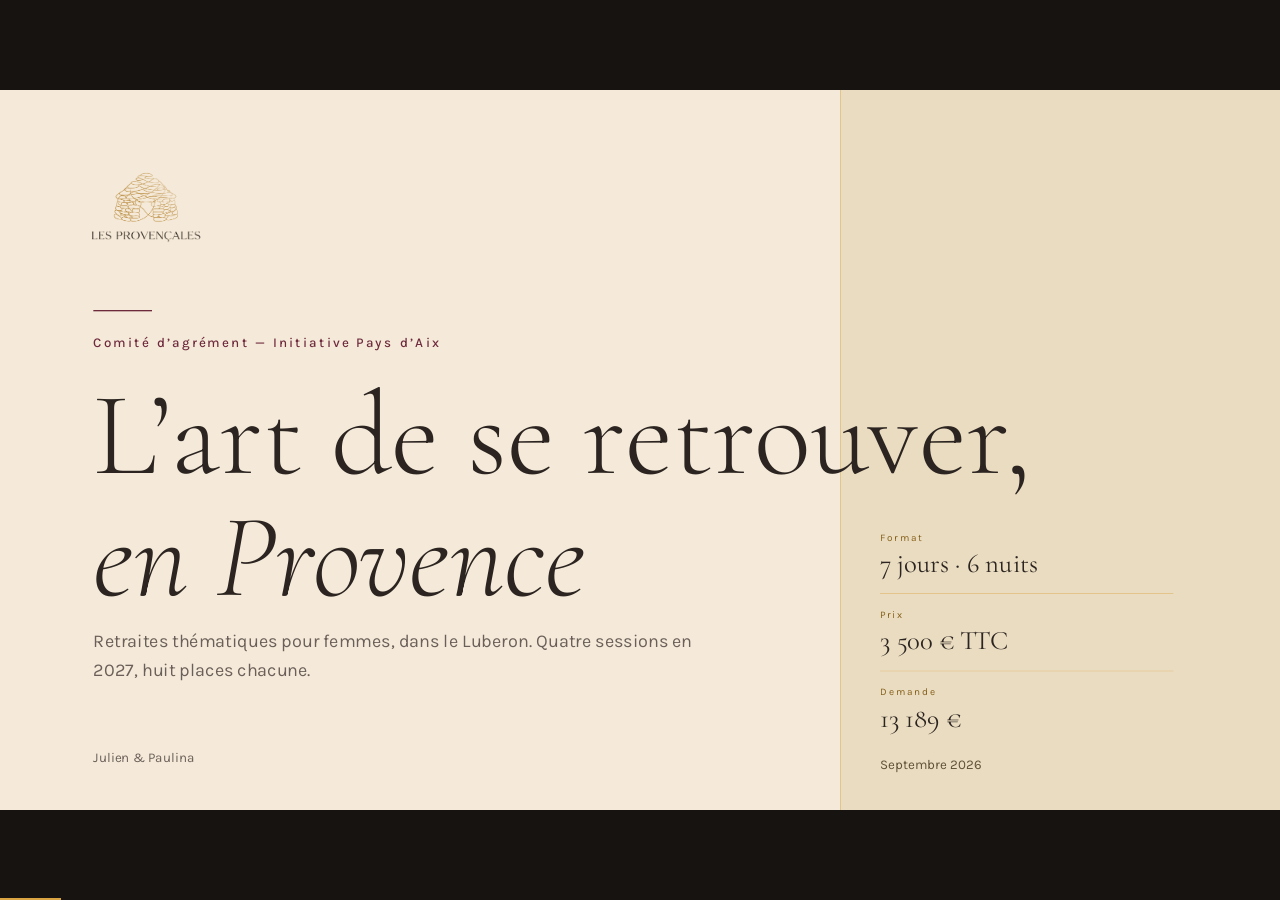
<file: index.html>
<!DOCTYPE html>
<html lang="fr">
<head>
<meta charset="UTF-8">
<meta name="viewport" content="width=device-width, initial-scale=1.0">
<title>Les Provençales — Comité d’agrément</title>
<style>
/* Polices intégrées au fichier : le deck ne dépend d’aucun réseau. */
@font-face {
  font-family: 'Cormorant Garamond';
  font-style: italic;
  font-weight: 300;
  font-display: swap;
  src: url([data-uri]) format('woff2');
}
@font-face {
  font-family: 'Cormorant Garamond';
  font-style: normal;
  font-weight: 300;
  font-display: swap;
  src: url([data-uri]) format('woff2');
}
@font-face {
  font-family: 'Cormorant Garamond';
  font-style: normal;
  font-weight: 400;
  font-display: swap;
  src: url([data-uri]) format('woff2');
}
@font-face {
  font-family: 'Karla';
  font-style: normal;
  font-weight: 400;
  font-display: swap;
  src: url([data-uri]) format('woff2');
}
@font-face {
  font-family: 'Karla';
  font-style: normal;
  font-weight: 500;
  font-display: swap;
  src: url([data-uri]) format('woff2');
}
@font-face {
  font-family: 'Karla';
  font-style: normal;
  font-weight: 600;
  font-display: swap;
  src: url([data-uri]) format('woff2');
}
</style>
<style>
/* ===========================================================
   LES PROVENÇALES — DECK COMITÉ D’AGRÉMENT
   Charte : ivoire, encre, or, grenat. Cormorant Garamond + Karla.
   Aplats plats, filets fins, texte aligné à gauche, aucun dégradé.
   Pour changer les couleurs : les variables ci-dessous suffisent.
   =========================================================== */
:root{
  /* --- Couleurs de marque --- */
  --ivoire:#F5EAD9; --encre:#2B2420; --or:#D9A441; --grenat:#6E2A3D;
  /* --- Couleurs dérivées (les quatre ci-dessus, éclaircies ou foncées) --- */
  --or-fonce:#845F1A; --encre-douce:#6B6059; --sable:#EADCC0;
  --sable-doux:#EFE3CC; --papier:#FBF5EA; --encre-sable:#5F5138;

  --stage-bg:#171310; --slide-bg:#F5EAD9;

  /* --- Typographies (licence SIL Open Font) --- */
  --serif:'Cormorant Garamond',Georgia,serif;
  --sans:'Karla',Helvetica,Arial,sans-serif;

  /* --- Mesures, à l’échelle de la scène 1920×1080 --- */
  --marge:140px;              /* marge latérale de toutes les slides */
  --colonne-large:1640px;     /* largeur utile sans aplat latéral */
  --colonne-courte:1120px;    /* largeur utile avec aplat latéral */

  --ease:cubic-bezier(.16,1,.3,1);
}
*{margin:0;padding:0;box-sizing:border-box}

/* ===========================================================
   SCÈNE FIXE 16:9 — viewport-base.css, intégralement
   =========================================================== */
html,body{width:100%;height:100%;margin:0;overflow:hidden;background:var(--stage-bg,#000)}
.deck-viewport{position:fixed;inset:0;overflow:hidden;background:var(--stage-bg,#000)}
.deck-stage{position:absolute;left:0;top:0;width:1920px;height:1080px;overflow:hidden;transform-origin:0 0;background:var(--slide-bg,#fff)}
.slide{position:absolute;inset:0;width:1920px;height:1080px;overflow:hidden;display:block;visibility:hidden;opacity:0;pointer-events:none;background:var(--slide-bg,#fff)}
.slide.active,.slide.visible{visibility:visible;opacity:1;pointer-events:auto;z-index:1}
img,video,canvas,svg{max-width:100%;max-height:100%}
.deck-controls{position:fixed;left:50%;bottom:22px;transform:translateX(-50%);z-index:1000}
@media print{
  html,body{width:1920px;height:auto;overflow:visible;background:#fff}
  .deck-viewport{position:static;overflow:visible;background:#fff}
  .deck-stage{position:static;width:auto;height:auto;transform:none!important;background:none}
  .slide{position:relative;display:block!important;visibility:visible!important;opacity:1!important;
    pointer-events:auto!important;width:1920px;height:1080px;break-after:page;page-break-after:always}
  .slide:last-child{break-after:auto;page-break-after:auto}
  .deck-controls{display:none!important}
}
@media (prefers-reduced-motion:reduce){*,*::before,*::after{animation-duration:.01ms!important;transition-duration:.2s!important}}

/* ===========================================================
   ANIMATIONS — sobres : fondu montant et filets qui se tracent
   Déclenchées par la classe .visible posée sur la slide active.
   =========================================================== */
.reveal{opacity:0;transform:translateY(26px);transition:opacity .8s var(--ease),transform .8s var(--ease)}
.slide.visible .reveal{opacity:1;transform:none}
/* Les titres se dévoilent par le bas, sans bouger le texte : le bloc s’ouvre. */
.encrer{clip-path:inset(0 0 100% 0);transform:translateY(14px);
  transition:clip-path .95s var(--ease),transform .95s var(--ease)}
.slide.visible .encrer{clip-path:inset(0 0 0 0);transform:none}
.filet{transform:scaleX(0);transform-origin:left center;transition:transform 1s var(--ease)}
.slide.visible .filet{transform:scaleX(1)}
.filet-v{transform:scaleY(0);transform-origin:top center;transition:transform 1s var(--ease)}
.slide.visible .filet-v{transform:scaleY(1)}
/* L’aplat se découvre depuis son bord droit, sans translation d’un bloc entier. */
.pan{clip-path:inset(0 0 0 100%);transition:clip-path 1.1s var(--ease)}
.slide.visible .pan{clip-path:inset(0 0 0 0)}
/* Les grands chiffres montent et s’ouvrent légèrement. */
.jumbo-in{opacity:0;transform:translateY(40px) scale(.94);
  transition:opacity 1.1s var(--ease),transform 1.1s var(--ease)}
.slide.visible .jumbo-in{opacity:1;transform:none}
.barre{transform:scaleX(0);transform-origin:left center;transition:transform .85s var(--ease)}
.slide.visible .barre{transform:scaleX(1)}
/* Une ligne de tableau ne se translate pas : le navigateur repeint toute la table.
   Seule l’opacité varie, c’est ce qui rend l’enchaînement fluide. */
.tableau tr.reveal,.slide.visible .tableau tr.reveal{transform:none}
.tableau tr.reveal{transition:opacity .8s var(--ease)}
.d1{transition-delay:.08s}.d2{transition-delay:.18s}.d3{transition-delay:.28s}.d4{transition-delay:.38s}
.d5{transition-delay:.48s}.d6{transition-delay:.58s}.d7{transition-delay:.68s}.d8{transition-delay:.78s}
.d9{transition-delay:.88s}.d10{transition-delay:.98s}.d11{transition-delay:1.08s}.d12{transition-delay:1.18s}

/* ===========================================================
   GABARITS DE SLIDE
   .s-ivoire : slides de contenu · .s-encre : slides de bascule
   =========================================================== */
.s-ivoire{background:var(--ivoire)}
.s-encre{background:var(--encre)}

/* --- En-tête : surtitre + filet --- */
.surtitre{position:absolute;left:var(--marge);top:88px;font-family:var(--sans);font-weight:500;
  font-size:19px;letter-spacing:.18em;color:var(--or-fonce)}
.filet-entete{position:absolute;left:var(--marge);top:132px;height:1px;
  width:var(--colonne-large);background:rgba(217,164,65,.55)}
.filet-entete.court{width:var(--colonne-courte)}

/* --- Titre de slide : grand format --- */
.titre{position:absolute;left:var(--marge);top:178px;width:var(--colonne-large);
  font-family:var(--serif);font-weight:300;font-size:96px;line-height:1.05;color:var(--encre)}
.titre.court{width:var(--colonne-courte)}
.titre em{font-style:italic;font-weight:300}
.titre .grenat{color:var(--grenat)}

/* --- Chapô sous le titre --- */
.chapo{position:absolute;left:var(--marge);width:1000px;font-family:var(--sans);font-weight:400;
  font-size:27px;line-height:1.6;color:var(--encre-douce)}

/* --- Pied de slide : filet, mention, numéro --- */
.filet-pied{position:absolute;left:var(--marge);top:962px;width:var(--colonne-large);height:1px;
  background:rgba(217,164,65,.45)}
.filet-pied.court{width:var(--colonne-courte)}
.mention{position:absolute;left:var(--marge);top:992px;font-family:var(--sans);font-weight:400;
  font-size:19px;color:var(--encre-douce);max-width:1300px}
.numero{position:absolute;right:var(--marge);top:992px;font-family:var(--sans);font-weight:400;
  font-size:19px;letter-spacing:.1em;color:var(--or-fonce)}

/* --- Aplat de sable latéral --- */
.aplat{position:absolute;right:0;top:0;width:520px;height:1080px;background:var(--sable)}
.bord-aplat{position:absolute;left:1400px;top:0;width:1px;height:1080px;background:rgba(217,164,65,.6)}

/* --- Colonne de repères (dans l’aplat ou sur l’ivoire) --- */
.colonne{position:absolute;left:1460px;width:340px;z-index:2}
.repere{padding:22px 0}
.repere+.repere{border-top:1px solid rgba(217,164,65,.55)}
.repere .cle{display:block;font-family:var(--sans);font-weight:400;font-size:15px;
  letter-spacing:.19em;color:var(--or-fonce);margin-bottom:8px}
.repere .valeur{font-family:var(--serif);font-weight:400;font-size:40px;line-height:1.12;color:var(--encre)}
.repere .note{display:block;font-family:var(--sans);font-weight:400;font-size:17px;
  line-height:1.45;color:var(--encre-sable);margin-top:8px}

/* ===========================================================
   COUVERTURE ET CLÔTURE
   =========================================================== */
.couv-aplat{position:absolute;right:0;top:0;width:660px;height:1080px;background:var(--sable)}
.couv-bord{position:absolute;left:1260px;top:0;width:1px;height:1080px;background:rgba(217,164,65,.6)}
.trait-grenat{position:absolute;left:var(--marge);top:330px;width:88px;height:2px;background:var(--grenat)}
.couv-surtitre{position:absolute;left:var(--marge);top:368px;font-family:var(--sans);font-weight:500;
  font-size:20px;letter-spacing:.17em;color:var(--grenat)}
.couv-titre{position:absolute;left:var(--marge);top:428px;width:1700px;font-family:var(--serif);
  font-weight:300;font-size:178px;line-height:1.02;color:var(--encre);z-index:3}
.couv-titre em{font-style:italic;font-weight:300}
.couv-chapo{position:absolute;left:var(--marge);top:806px;width:900px;font-family:var(--sans);
  font-weight:400;font-size:27px;line-height:1.6;color:var(--encre-douce)}
.couv-logo{position:absolute;left:109px;top:96px;height:160px;width:auto}
.couv-pied{position:absolute;left:var(--marge);top:990px;font-family:var(--sans);font-weight:400;
  font-size:20px;color:var(--encre-douce)}
.couv-colonne{position:absolute;left:1320px;top:640px;width:440px;z-index:2}
.couv-date{position:absolute;left:1320px;top:1000px;font-family:var(--sans);font-weight:400;
  font-size:20px;color:var(--encre-sable);z-index:2}

/* ===========================================================
   SLIDES DE BASCULE (fond encre)
   =========================================================== */
.s-encre .sect-num{position:absolute;left:var(--marge);top:300px;font-family:var(--serif);
  font-weight:300;font-size:48px;color:var(--or);letter-spacing:.06em}
.s-encre .sect-filet{position:absolute;left:var(--marge);top:392px;width:1640px;height:1px;
  background:rgba(217,164,65,.45)}
.s-encre .sect-titre{position:absolute;left:var(--marge);top:430px;width:1620px;font-family:var(--serif);
  font-weight:300;font-size:166px;line-height:1.02;color:var(--ivoire)}
.s-encre .sect-titre em{font-style:italic;font-weight:300;color:var(--or)}
.s-encre .sect-chapo{position:absolute;left:var(--marge);top:790px;width:1080px;font-family:var(--sans);
  font-weight:400;font-size:26px;line-height:1.62;color:rgba(245,234,217,.66)}
.s-encre .numero{color:rgba(217,164,65,.8)}
.s-encre .filet-pied{background:rgba(217,164,65,.3)}

/* ===========================================================
   BLOCS DE CONTENU RÉUTILISABLES
   =========================================================== */
/* Deux colonnes de texte */
.duo{position:absolute;left:var(--marge);top:430px;display:flex;gap:120px}
.duo .col{width:760px}
.duo.serre{gap:96px}
.duo.serre .col{width:520px}
.col-titre{font-family:var(--serif);font-weight:400;font-size:52px;color:var(--encre);line-height:1.1}
.col-role{font-family:var(--sans);font-weight:500;font-size:18px;letter-spacing:.16em;
  color:var(--or-fonce);margin-top:14px;display:block}
.col-filet{width:100%;height:1px;background:rgba(217,164,65,.55);margin:26px 0 24px}
.liste{list-style:none}
.liste li{position:relative;padding-left:32px;font-family:var(--sans);font-weight:400;font-size:24px;
  line-height:1.58;color:var(--encre-douce);margin-bottom:20px}
.liste li::before{content:"";position:absolute;left:0;top:16px;width:16px;height:1px;background:var(--or)}
.liste li strong{font-weight:600;color:var(--encre)}
.col-apport{font-family:var(--sans);font-weight:500;font-size:20px;line-height:1.5;color:var(--grenat);
  padding-top:20px;border-top:1px solid rgba(217,164,65,.55)}

/* Trois volets */
.trio{position:absolute;left:var(--marge);top:440px;display:flex;gap:80px}
.trio .volet{width:493px}
.volet .cle{display:block;font-family:var(--sans);font-weight:500;font-size:17px;letter-spacing:.18em;
  color:var(--or-fonce);padding-top:22px;border-top:1px solid var(--or);margin-bottom:22px}
.volet p{font-family:var(--sans);font-weight:400;font-size:24px;line-height:1.6;color:var(--encre-douce)}
.volet .accroche{font-family:var(--serif);font-weight:400;font-size:44px;line-height:1.18;
  color:var(--encre);margin-bottom:18px}

/* Quatre chiffres */
.quatuor{position:absolute;left:var(--marge);top:460px;display:flex;gap:60px}
.quatuor .chiffre{width:365px;border-top:1px solid var(--or);padding-top:26px}
.chiffre .valeur{display:block;font-family:var(--serif);font-weight:400;font-size:104px;line-height:1;
  color:var(--grenat)}
.chiffre p{font-family:var(--sans);font-weight:400;font-size:22px;line-height:1.5;color:var(--encre-douce);
  margin-top:22px}

/* Citation */
.citation{position:absolute;left:var(--marge);top:300px;width:1400px;font-family:var(--serif);
  font-weight:300;font-style:italic;font-size:76px;line-height:1.28;color:var(--encre)}
.signature{position:absolute;left:var(--marge);top:820px;font-family:var(--sans);font-weight:500;
  font-size:21px;letter-spacing:.14em;color:var(--or-fonce)}

/* Tableau de chiffres */
.tableau{position:absolute;left:var(--marge);top:420px;width:1160px;border-collapse:collapse}
.tableau th,.tableau td{text-align:left;padding:20px 0;border-bottom:1px solid rgba(217,164,65,.45)}
.tableau th{font-family:var(--sans);font-weight:500;font-size:17px;letter-spacing:.17em;
  color:var(--or-fonce);border-bottom:1px solid var(--or)}
.tableau td:first-child{font-family:var(--sans);font-weight:400;font-size:24px;color:var(--encre-douce);width:460px}
.tableau td.n{font-family:var(--serif);font-weight:400;font-size:38px;color:var(--encre);
  font-variant-numeric:lining-nums tabular-nums;font-feature-settings:"lnum","tnum";
  text-align:right;width:350px}
.tableau th.n{text-align:right}
.tableau tr.total td{border-bottom:none;padding-top:26px}
.tableau tr.total td:first-child{font-weight:600;color:var(--encre)}
.tableau tr.total td.n{color:var(--grenat);font-size:46px}

/* Graphique en barres — positionnement prix */
.graphe{position:absolute;left:var(--marge);top:352px;width:1640px}
.ligne-graphe{display:flex;align-items:center;height:62px}
.ligne-graphe .nom{width:380px;flex:0 0 380px}
.ligne-graphe .nom b{display:block;font-family:var(--sans);font-weight:400;font-size:23px;color:var(--encre)}
.ligne-graphe .nom span{display:block;font-family:var(--sans);font-weight:400;font-size:16px;
  color:var(--encre-sable);margin-top:3px}
.ligne-graphe .piste{position:relative;flex:1;height:100%;display:flex;align-items:center}
.ligne-graphe .barre-fill{height:26px;background:var(--or-fonce);border-radius:0 4px 4px 0}
.ligne-graphe .val{font-family:var(--serif);font-weight:400;font-size:30px;color:var(--encre);
  margin-left:20px;white-space:nowrap}
.ligne-graphe.nous .nom b{font-weight:600}
.ligne-graphe.nous .barre-fill{background:var(--grenat)}
.ligne-graphe.nous .val{color:var(--grenat)}

/* Frise du calendrier */
.frise{position:absolute;left:var(--marge);top:520px;width:1640px}
.frise-axe{position:absolute;left:0;top:0;width:1640px;height:1px;background:var(--or)}
.frise-etapes{display:flex;justify-content:space-between;align-items:flex-start}
.etape{width:250px;position:relative;padding-top:44px}
.etape::before{content:"";position:absolute;left:0;top:-5px;width:11px;height:11px;border-radius:50%;
  background:var(--or-fonce)}
.etape.cle::before{background:var(--grenat);width:15px;height:15px;top:-7px}
.etape .quand{display:block;font-family:var(--sans);font-weight:500;font-size:18px;letter-spacing:.13em;
  color:var(--or-fonce);margin-bottom:12px}
.etape p{font-family:var(--sans);font-weight:400;font-size:21px;line-height:1.5;color:var(--encre-douce)}
.etape.cle p{color:var(--encre);font-weight:500}

/* Liste d’avancement */
.avancement{position:absolute;left:var(--marge);top:400px;width:1160px;list-style:none}
.avancement li{position:relative;padding:20px 0 20px 46px;border-bottom:1px solid rgba(217,164,65,.4);
  font-family:var(--sans);font-weight:400;font-size:24px;line-height:1.45;color:var(--encre-douce)}
.avancement li::before{content:"";position:absolute;left:0;top:31px;width:22px;height:1px;background:var(--or)}
.avancement li strong{font-weight:600;color:var(--encre)}

/* Risques et réponses */
.risques{position:absolute;left:var(--marge);top:400px;width:1640px}
.risque{display:flex;gap:80px;padding:30px 0;border-top:1px solid rgba(217,164,65,.5)}
.risque .quoi{width:560px;flex:0 0 560px;font-family:var(--serif);font-weight:400;font-size:40px;
  line-height:1.2;color:var(--encre)}
.risque .reponse{font-family:var(--sans);font-weight:400;font-size:23px;line-height:1.58;color:var(--encre-douce)}
.risque .reponse b{font-weight:600;color:var(--grenat)}

/* Chiffre héros */
.heros{position:absolute;left:var(--marge);top:330px}
.heros .valeur{font-family:var(--serif);font-weight:300;font-size:190px;line-height:1;color:var(--grenat)}
.heros .quoi{font-family:var(--sans);font-weight:400;font-size:26px;line-height:1.55;color:var(--encre-douce);
  margin-top:24px;max-width:700px}

/* ===========================================================
   CHROME HORS SCÈNE : barre de progression et édition en ligne
   =========================================================== */
.progression{position:fixed;left:0;bottom:0;height:2px;background:var(--or);z-index:1000;
  transition:width .4s var(--ease)}
.edit-hotzone{position:fixed;top:0;left:0;width:80px;height:80px;z-index:10000;cursor:pointer}
.edit-toggle{position:fixed;top:18px;left:18px;z-index:10001;opacity:0;pointer-events:none;
  transition:opacity .3s ease;background:var(--papier);color:var(--encre);border:1px solid var(--or);
  border-radius:2px;padding:9px 14px;font-family:var(--sans);font-size:15px;cursor:pointer}
.edit-toggle.show,.edit-toggle.active{opacity:1;pointer-events:auto}
.edit-toggle.active{background:var(--grenat);color:var(--ivoire);border-color:var(--grenat)}
body.mode-edition [contenteditable="true"]{outline:1px dashed rgba(110,42,61,.55);outline-offset:5px}
.edit-aide{position:fixed;bottom:18px;left:18px;z-index:10001;display:none;font-family:var(--sans);
  font-size:14px;color:var(--ivoire);background:rgba(43,36,32,.9);padding:8px 12px;border-radius:2px}
body.mode-edition .edit-aide{display:block}
</style>
</head>
<body>
<div class="deck-viewport">
  <main class="deck-stage" id="deckStage">

  <!-- ========== 01 · COUVERTURE ========== -->
  <section class="slide s-ivoire active visible">
    <div class="couv-aplat pan"></div>
    <div class="couv-bord"></div>
    <div class="trait-grenat filet d1"></div>
    <p class="couv-surtitre reveal d2">Comité d’agrément — Initiative Pays d’Aix</p>
    <h1 class="couv-titre encrer d3">L’art de se retrouver,<br><em>en Provence</em></h1>
    <p class="couv-chapo reveal d4">Retraites thématiques pour femmes, dans le Luberon.
      Quatre sessions en 2027, huit places chacune.</p>
    <img class="couv-logo reveal d5" src="[data-uri]" alt="Les Provençales">
    <p class="couv-pied reveal d6">Julien &amp; Paulina</p>
    <div class="couv-colonne">
      <div class="repere reveal d4"><span class="cle">Format</span><span class="valeur">7 jours · 6 nuits</span></div>
      <div class="repere reveal d5"><span class="cle">Prix</span><span class="valeur">3 500 € TTC</span></div>
      <div class="repere reveal d6"><span class="cle">Demande</span><span class="valeur">13 189 €</span></div>
    </div>
    <p class="couv-date reveal d6">Septembre 2026</p>
  </section>

  <!-- ========== 02 · LE PROJET EN UNE PHRASE ========== -->
  <section class="slide s-ivoire">
    <div class="aplat pan"></div>
    <div class="bord-aplat"></div>
    <p class="surtitre reveal d1">Le projet</p>
    <div class="filet-entete court filet d1"></div>
    <h2 class="titre court encrer d2" style="font-size:96px">Des séjours thématiques<br><em>pour huit participantes</em></h2>
    <p class="chapo reveal d3" style="top:600px;width:1080px">La cuisine, le vin et la naturopathie
      constituent la première thématique. Le format se reproduit sur d’autres passions sans modifier
      la structure de coûts.</p>
    <div class="colonne" style="top:300px">
      <div class="repere reveal d4"><span class="cle">En 2027</span><span class="valeur">4 sessions</span></div>
      <div class="repere reveal d5"><span class="cle">Chiffre d’affaires</span><span class="valeur">112 000 € TTC</span></div>
      <div class="repere reveal d6"><span class="cle">Marchés</span><span class="valeur">Anglo-saxon<br>et polonais</span></div>
    </div>
    <div class="filet-pied court filet d4"></div>
    <p class="mention reveal d5">Mas Heyrauds, à Ménerbes, dans le Luberon. Société à immatriculer à l’automne 2026.</p>
    <p class="numero reveal d5">02 / 21</p>
  </section>

  <!-- ========== 03 · BASCULE — L’ÉQUIPE ========== -->
  <section class="slide s-encre">
    <p class="sect-num reveal d1">01</p>
    <div class="sect-filet filet d1"></div>
    <h2 class="sect-titre encrer d2">Ceux qui portent<br><em>le projet</em></h2>
    <p class="sect-chapo reveal d3">Deux parcours qui se complètent : l’opérationnel et le terrain d’un côté,
      le commerce et la gestion de l’autre.</p>
    <div class="filet-pied filet d3"></div>
    <p class="numero reveal d4">03 / 21</p>
  </section>

  <!-- ========== 04 · JULIEN & PAULINA ========== -->
  <section class="slide s-ivoire">
    <p class="surtitre reveal d1">L’équipe</p>
    <div class="filet-entete filet d1"></div>
    <h2 class="titre encrer d2" style="font-size:88px">Deux parcours complémentaires</h2>
    <div class="duo" style="top:400px">
      <div class="col">
        <p class="col-titre reveal d3">Julien</p>
        <span class="col-role reveal d3">Commerce · Web · Gestion</span>
        <div class="col-filet filet d3"></div>
        <ul class="liste">
          <li class="reveal d4">Responsable d’opérations chez <strong>Bureau Veritas</strong>, sujets ESG et
            énergie, six à huit personnes encadrées.</li>
          <li class="reveal d5">Master Grande École, Montpellier Business School. Formé à la gestion par son
            père, chef d’entreprise.</li>
          <li class="reveal d6">Vend déjà des <strong>coffrets provençaux</strong> à des agences de retraites
            bien-être.</li>
        </ul>
      </div>
      <div class="col">
        <p class="col-titre reveal d3">Paulina</p>
        <span class="col-role reveal d3">Opérations · Terrain · Marchés</span>
        <div class="col-filet filet d4"></div>
        <ul class="liste">
          <li class="reveal d5">Master Operations &amp; Supply Chain, University of Manchester. Trois ans chez
            <strong>Kraft Heinz</strong> à Londres.</li>
          <li class="reveal d6">Area Manager chez <strong>Amazon</strong> en Pologne, jusqu’à 120 personnes
            encadrées.</li>
          <li class="reveal d7">Coordonne <strong>depuis un an</strong> des retraites en Provence pour des
            structures concurrentes.</li>
        </ul>
      </div>
    </div>
    <div class="filet-pied filet d6"></div>
    <p class="mention reveal d7">Paulina porte le projet et reste l’interlocutrice des participantes.</p>
    <p class="numero reveal d7">04 / 21</p>
  </section>

  <!-- ========== 05 · POURQUOI CE PROJET ========== -->
  <section class="slide s-ivoire">
    <p class="surtitre reveal d1">Origine du projet</p>
    <div class="filet-entete filet d1"></div>
    <blockquote class="citation encrer d2" style="top:296px">« Nous nous sommes rencontrés en Angleterre.
      Paulina est tombée amoureuse de la Provence et s’y est installée. Nous voulons la faire découvrir,
      et donner à des femmes l’envie de voyager seules, en confiance. »</blockquote>
    <p class="signature reveal d4" style="top:858px">Julien &amp; Paulina</p>
    <div class="filet-pied filet d4"></div>
    <p class="mention reveal d5">Paulina coordonne des retraites en Provence depuis un an, pour des structures concurrentes.</p>
    <p class="numero reveal d5">05 / 21</p>
  </section>

  <!-- ========== 06 · LE CONCEPT ========== -->
  <section class="slide s-ivoire">
    <p class="surtitre reveal d1">Le concept</p>
    <div class="filet-entete filet d1"></div>
    <h2 class="titre encrer d2" style="font-size:88px">Sept jours, six nuits, huit participantes</h2>
    <div class="trio" style="top:496px">
      <div class="volet reveal d3"><span class="cle">Le lieu</span>
        <p>Mas Heyrauds, à Ménerbes. Retenu parmi des dizaines de mas équivalents à budget comparable.
          Le lieu sert l’image, il ne porte pas la différenciation.</p></div>
      <div class="volet reveal d4"><span class="cle">Le fil rouge</span>
        <p>Le chef cuisine avec les participantes, à partir des produits achetés le matin même au marché.</p></div>
      <div class="volet reveal d5"><span class="cle">Ce qui reste après</span>
        <p>Les principes de naturopathie sont pensés pour être prolongés une fois rentrées chez elles.</p></div>
    </div>
    <div class="filet-pied filet d5"></div>
    <p class="mention reveal d6">Paulina coordonne la semaine en personne et conduit le van de neuf places.</p>
    <p class="numero reveal d6">06 / 21</p>
  </section>

  <!-- ========== 07 · CE QUI NOUS DIFFÉRENCIE ========== -->
  <section class="slide s-ivoire">
    <div class="aplat pan"></div>
    <div class="bord-aplat"></div>
    <p class="surtitre reveal d1">Le concept</p>
    <div class="filet-entete court filet d1"></div>
    <h2 class="titre court encrer d2" style="font-size:80px">Un positionnement<br><em>que la concurrence n’occupe pas</em></h2>
    <ul class="liste" style="position:absolute;left:140px;top:512px;width:1080px">
      <li class="reveal d3" style="font-size:26px">Aucun des <strong>huit concurrents étudiés</strong> ne
        construit une semaine entière autour de la cuisine comme fil conducteur.</li>
      <li class="reveal d4" style="font-size:26px">Aucun ne s’adresse au <strong>marché polonais</strong>
        ni ne produit de contenu dans cette langue.</li>
      <li class="reveal d5" style="font-size:26px">Le format se reproduit sur d’autres thématiques
        <strong>sans modifier la structure de coûts</strong>.</li>
    </ul>
    <div class="colonne" style="top:470px">
      <div class="repere reveal d4"><span class="cle">Le vrai concept</span>
        <span class="valeur" style="font-size:34px">Fédérer un groupe de femmes autour d’une passion</span>
        <span class="note">Le repos et le spa sont des standards du secteur. Ils ne constituent pas un avantage.</span></div>
    </div>
    <div class="filet-pied court filet d5"></div>
    <p class="numero reveal d6">07 / 21</p>
  </section>

  <!-- ========== 08 · BASCULE — LE MARCHÉ ========== -->
  <section class="slide s-encre">
    <p class="sect-num reveal d1">02</p>
    <div class="sect-filet filet d1"></div>
    <h2 class="sect-titre encrer d2">Le marché et<br><em>la concurrence</em></h2>
    <p class="sect-chapo reveal d3">Un marché anglo-saxon mature où la demande est prouvée, un marché polonais
      émergent où personne n’est encore positionné sur la Provence.</p>
    <div class="filet-pied filet d3"></div>
    <p class="numero reveal d4">08 / 21</p>
  </section>

  <!-- ========== 09 · DEUX MARCHÉS ========== -->
  <section class="slide s-ivoire">
    <p class="surtitre reveal d1">Le marché</p>
    <div class="filet-entete filet d1"></div>
    <h2 class="titre encrer d2" style="font-size:88px">Deux marchés, deux dynamiques</h2>
    <div class="duo" style="top:400px">
      <div class="col">
        <p class="col-titre reveal d3">Anglo-saxon</p>
        <span class="col-role reveal d3">Mature · Demande prouvée</span>
        <div class="col-filet filet d3"></div>
        <ul class="liste">
          <li class="reveal d4">L’offre existante reste concentrée sur un registre <strong>yoga et spa
            générique</strong>.</li>
          <li class="reveal d5">La demande est établie ; <strong>l’offre ne l’est pas</strong> sur le
            créneau thématique.</li>
          <li class="reveal d6">Ciblage de communautés de passionnés : cuisine, vin, naturopathie.</li>
        </ul>
      </div>
      <div class="col">
        <p class="col-titre reveal d3">Polonais</p>
        <span class="col-role reveal d3">Émergent · Aucune offre Provence</span>
        <div class="col-filet filet d4"></div>
        <ul class="liste">
          <li class="reveal d5">Diaspora au Royaume-Uni, en France et en Allemagne, au pouvoir d’achat plus
            élevé.</li>
          <li class="reveal d6">Polonaises urbaines, sur un marché dont le pouvoir d’achat progresse.</li>
          <li class="reveal d7">Contenu <strong>100 % en polonais</strong> : un positionnement sans équivalent
            en Provence.</li>
        </ul>
      </div>
    </div>
    <div class="filet-pied filet d6"></div>
    <p class="numero reveal d7">09 / 21</p>
  </section>

  <!-- ========== 10 · LES SIGNAUX ========== -->
  <section class="slide s-ivoire">
    <p class="surtitre reveal d1">Le marché</p>
    <div class="filet-entete filet d1"></div>
    <h2 class="titre encrer d2" style="font-size:88px">Quatre indicateurs de marché</h2>
    <div class="quatuor" style="top:516px">
      <div class="chiffre jumbo-in d3"><span class="valeur">64 %</span>
        <p>du marché mondial du tourisme bien-être est féminin.<br>Source : Global Wellness Institute</p></div>
      <div class="chiffre jumbo-in d4"><span class="valeur">+ 195 %</span>
        <p>de recherches « retraite poterie » en un an aux États-Unis. Indice du glissement vers les
          séjours thématiques.</p></div>
      <div class="chiffre jumbo-in d5"><span class="valeur">+ 20 %</span>
        <p>de croissance annuelle attendue pour le tourisme culinaire polonais.</p></div>
      <div class="chiffre jumbo-in d6"><span class="valeur">2027</span>
        <p>ouverture de la ligne aérienne directe Marseille — New York.</p></div>
    </div>
    <div class="filet-pied filet d6"></div>
    <p class="mention reveal d7">Les deux premiers indicateurs cadrent la demande, les deux suivants l’accès au marché.</p>
    <p class="numero reveal d7">10 / 21</p>
  </section>

  <!-- ========== 11 · LA CONCURRENCE ========== -->
  <section class="slide s-ivoire">
    <p class="surtitre reveal d1">La concurrence</p>
    <div class="filet-entete filet d1"></div>
    <h2 class="titre encrer d2" style="font-size:76px;top:174px">Un prix d’entrée sur le segment actif</h2>
    <p class="chapo reveal d2" style="top:284px;width:1300px;font-size:21px">Prix par nuit en chambre
      individuelle. Huit concurrents étudiés, classés du moins cher au plus cher.</p>
    <div class="graphe" style="top:352px">
      <div class="ligne-graphe reveal d3"><div class="nom"><b>Core Retreat</b><span>3 nuits · 950 €</span></div>
        <div class="piste"><div class="barre-fill barre d3" style="width:190px"></div><span class="val">317 €</span></div></div>
      <div class="ligne-graphe nous reveal d3"><div class="nom"><b>Les Provençales</b><span>6 nuits · 3 500 €</span></div>
        <div class="piste"><div class="barre-fill barre d4" style="width:350px"></div><span class="val">583 €</span></div></div>
      <div class="ligne-graphe reveal d4"><div class="nom"><b>Club Garrigue</b><span>6 nuits · 3 700 €</span></div>
        <div class="piste"><div class="barre-fill barre d5" style="width:370px"></div><span class="val">617 €</span></div></div>
      <div class="ligne-graphe reveal d5"><div class="nom"><b>Well in France</b><span>4 nuits · 2 850 €</span></div>
        <div class="piste"><div class="barre-fill barre d6" style="width:428px"></div><span class="val">713 €</span></div></div>
      <div class="ligne-graphe reveal d6"><div class="nom"><b>Best French Forever</b><span>5 nuits · 5 000 €</span></div>
        <div class="piste"><div class="barre-fill barre d7" style="width:600px"></div><span class="val">1 000 €</span></div></div>
      <div class="ligne-graphe reveal d7"><div class="nom"><b>The Provence Retreat</b><span>5 nuits · 5 750 €</span></div>
        <div class="piste"><div class="barre-fill barre d8" style="width:690px"></div><span class="val">1 150 €</span></div></div>
      <div class="ligne-graphe reveal d8"><div class="nom"><b>La Bastide de Laurence</b><span>4 nuits · 5 400 €</span></div>
        <div class="piste"><div class="barre-fill barre d9" style="width:810px"></div><span class="val">1 350 €</span></div></div>
      <div class="ligne-graphe reveal d9"><div class="nom"><b>Gallivant &amp; Gather</b><span>7 nuits · 9 750 €</span></div>
        <div class="piste"><div class="barre-fill barre d10" style="width:836px"></div><span class="val">1 393 €</span></div></div>
      <div class="ligne-graphe reveal d10"><div class="nom"><b>Madame de la Maison</b><span>5 nuits · 7 500 €</span></div>
        <div class="piste"><div class="barre-fill barre d11" style="width:900px"></div><span class="val">1 500 €</span></div></div>
    </div>
    <div class="filet-pied filet d10"></div>
    <p class="mention reveal d11">Positionné sous le seul concurrent au format comparable, à moins de la moitié du bloc premium.</p>
    <p class="numero reveal d11">11 / 21</p>
  </section>

  <!-- ========== 12 · LE MODÈLE ÉCONOMIQUE ========== -->
  <section class="slide s-ivoire">
    <p class="surtitre reveal d1">Les chiffres</p>
    <div class="filet-entete filet d1"></div>
    <h2 class="titre encrer d2" style="font-size:88px">Le modèle à remplissage complet</h2>
    <table class="tableau" style="top:400px">
      <tr><th>Hypothèse haute : 8 places vendues sur 8</th>
        <th class="n">1 session</th><th class="n">Année 1 · 4 sessions</th></tr>
      <tr class="reveal d3"><td>Chiffre d’affaires TTC</td><td class="n">28 000 €</td><td class="n">112 000 €</td></tr>
      <tr class="reveal d4"><td>Chiffre d’affaires HT</td><td class="n">23 333 €</td><td class="n">93 333 €</td></tr>
      <tr class="reveal d5"><td>Coûts HT</td><td class="n">17 110 €</td><td class="n">68 440 €</td></tr>
      <tr class="reveal d6"><td>Marge avant impôt</td><td class="n">6 223 €</td><td class="n">24 893 €</td></tr>
      <tr class="total reveal d7"><td>Marge nette après impôt</td><td class="n">5 290 €</td><td class="n">21 159 €</td></tr>
    </table>
    <div class="filet-pied filet d7"></div>
    <p class="mention reveal d8">Tarif identique sur les quatre sessions. TVA à 20 %, impôt sur les sociétés à 15 %. Marge nette : 22,7 % du chiffre d’affaires hors taxes.</p>
    <p class="numero reveal d8">12 / 21</p>
  </section>

  <!-- ========== 13 · LES POSTES DE COÛTS ========== -->
  <section class="slide s-ivoire">
    <div class="aplat pan"></div>
    <div class="bord-aplat"></div>
    <p class="surtitre reveal d1">Les chiffres</p>
    <div class="filet-entete court filet d1"></div>
    <h2 class="titre court encrer d2" style="font-size:88px">Structure de coûts d’une session</h2>
    <table class="tableau" style="top:400px;width:1120px">
      <tr class="reveal d3"><td>Le lieu</td><td class="n">8 000 €</td></tr>
      <tr class="reveal d4"><td>Restauration et chef</td><td class="n">5 180 €</td></tr>
      <tr class="reveal d5"><td>Ateliers cuisine et naturopathie</td><td class="n">1 333 €</td></tr>
      <tr class="reveal d6"><td>Frais bancaires et assurance</td><td class="n">1 136 €</td></tr>
      <tr class="reveal d7"><td>Transport en van</td><td class="n">617 €</td></tr>
      <tr class="total reveal d8"><td>Coûts totaux de la session</td><td class="n">17 110 €</td></tr>
    </table>
    <div class="colonne" style="top:400px">
      <div class="repere reveal d5"><span class="cle">Principaux postes</span>
        <span class="valeur">16 266 €</span>
        <span class="note">sur 17 110 € de coûts totaux. Le lieu représente 47 % des coûts et reste dû quel que soit le remplissage.</span></div>
      <div class="repere reveal d7"><span class="cle">Marge nette</span>
        <span class="valeur">5 290 €</span>
        <span class="note">par session, après impôt sur les sociétés.</span></div>
    </div>
    <div class="filet-pied court filet d8"></div>
    <p class="numero reveal d9">13 / 21</p>
  </section>

  <!-- ========== 14 · POINT MORT ET SENSIBILITÉ ========== -->
  <section class="slide s-ivoire">
    <div class="aplat pan"></div>
    <div class="bord-aplat"></div>
    <p class="surtitre reveal d1">Les chiffres</p>
    <div class="filet-entete court filet d1"></div>
    <h2 class="titre court encrer d2" style="font-size:88px">Le point mort est atteint<br><em>à six places sur huit</em></h2>
    <table class="tableau" style="top:396px;width:1120px">
      <tr><th style="width:380px">Places vendues par session</th>
        <th class="n" style="width:370px">Marge nette par session</th>
        <th class="n" style="width:370px">Marge nette de l’année</th></tr>
      <tr class="reveal d3"><td style="width:380px">8 sur 8</td>
        <td class="n" style="width:370px">5 290 €</td><td class="n" style="width:370px">21 159 €</td></tr>
      <tr class="reveal d4"><td style="width:380px">7 sur 8</td>
        <td class="n" style="width:370px">2 811 €</td><td class="n" style="width:370px">11 243 €</td></tr>
      <tr class="reveal d5"><td style="width:380px;color:var(--grenat);font-weight:600">6 sur 8</td>
        <td class="n" style="width:370px;color:var(--grenat)">332 €</td>
        <td class="n" style="width:370px;color:var(--grenat)">1 326 €</td></tr>
      <tr class="reveal d6"><td style="width:380px">5 sur 8</td>
        <td class="n" style="width:370px">− 2 527 €</td><td class="n" style="width:370px">− 10 107 €</td></tr>
    </table>
    <div class="colonne" style="top:396px">
      <div class="repere reveal d4"><span class="cle">Point mort</span>
        <span class="valeur">5,9 places</span>
        <span class="note">Il faut vendre six places sur huit pour couvrir les coûts d’une session.</span></div>
      <div class="repere reveal d6"><span class="cle">Hypothèses</span>
        <span class="valeur" style="font-size:34px">Tous les coûts tenus pour fixes</span>
        <span class="note">Une part de la restauration varie en réalité avec le nombre de participantes :
          le point mort réel est un peu plus bas.</span></div>
    </div>
    <div class="filet-pied court filet d6"></div>
    <p class="mention reveal d7">Recette hors taxes par participante : 2 917 €. Coûts d’une session : 17 110 €.</p>
    <p class="numero reveal d7">14 / 21</p>
  </section>

  <!-- ========== 14 · L’ÉTAT D’AVANCEMENT ========== -->
  <section class="slide s-ivoire">
    <div class="aplat pan"></div>
    <div class="bord-aplat"></div>
    <p class="surtitre reveal d1">Où en sommes-nous</p>
    <div class="filet-entete court filet d1"></div>
    <h2 class="titre court encrer d2" style="font-size:88px">Ce qui est déjà fait</h2>
    <ul class="avancement" style="top:376px;width:1120px">
      <li class="reveal d3"><strong>Le lieu</strong> est identifié, la négociation des quatre sessions 2027 est en cours.</li>
      <li class="reveal d4"><strong>La marque</strong> est sécurisée : nom, logo, noms de domaine.</li>
      <li class="reveal d5"><strong>Le programme</strong> est détaillé jour par jour.</li>
      <li class="reveal d6"><strong>Le prévisionnel</strong> est chiffré et vérifié.</li>
      <li class="reveal d7"><strong>Le site</strong> est en développement, les réseaux sociaux sont créés.</li>
      <li class="reveal d8"><strong>Le plan commercial</strong> est construit sur les deux marchés.</li>
    </ul>
    <div class="colonne" style="top:400px">
      <div class="repere reveal d6"><span class="cle">Déjà sur le terrain</span>
        <span class="valeur" style="font-size:34px">Un an de coordination de retraites</span>
        <span class="note">Paulina coordonne aujourd’hui des séjours pour des structures concurrentes.
          C’est une preuve d’exécution, pas une compétence déclarée.</span></div>
    </div>
    <div class="filet-pied court filet d8"></div>
    <p class="numero reveal d9">15 / 21</p>
  </section>

  <!-- ========== 15 · LE PLAN DE DÉPLOIEMENT ========== -->
  <section class="slide s-ivoire">
    <p class="surtitre reveal d1">Le calendrier</p>
    <div class="filet-entete filet d1"></div>
    <h2 class="titre encrer d2" style="font-size:88px">De l’immatriculation à la session pilote</h2>
    <div class="frise" style="top:548px">
      <div class="frise-axe filet d3"></div>
      <div class="frise-etapes">
        <div class="etape reveal d4"><span class="quand">Sept — Oct 2026</span>
          <p>Financement et immatriculation de la société.</p></div>
        <div class="etape reveal d5"><span class="quand">Nov 2026</span>
          <p>Réservation du lieu et des prestataires pour les quatre sessions.</p></div>
        <div class="etape reveal d6"><span class="quand">Déc 2026</span>
          <p>Ouverture des réservations, campagnes anglaise et polonaise.</p></div>
        <div class="etape cle reveal d7"><span class="quand">Sept 2027</span>
          <p>Session pilote, marché anglo-saxon.</p></div>
        <div class="etape reveal d8"><span class="quand">Oct — Nov 2027</span>
          <p>Deuxième session anglaise, puis la session polonaise.</p></div>
        <div class="etape reveal d9"><span class="quand">Déc 2027</span>
          <p>Quatrième session, puis bilan de l’année.</p></div>
      </div>
    </div>
    <div class="filet-pied filet d9"></div>
    <p class="mention reveal d10">Un débrief est prévu dès octobre 2027, juste après le pilote.</p>
    <p class="numero reveal d10">16 / 21</p>
  </section>

  <!-- ========== 16 · BASCULE — LA DEMANDE ========== -->
  <section class="slide s-encre">
    <p class="sect-num reveal d1">03</p>
    <div class="sect-filet filet d1"></div>
    <h2 class="sect-titre encrer d2">La demande<br><em>de financement</em></h2>
    <p class="sect-chapo reveal d3">Un besoin de trésorerie ponctuel, destiné aux acomptes de réservation
      des quatre sessions de 2027.</p>
    <div class="filet-pied filet d3"></div>
    <p class="numero reveal d4">17 / 21</p>
  </section>

  <!-- ========== 17 · 15 189 € ========== -->
  <section class="slide s-ivoire">
    <div class="aplat pan"></div>
    <div class="bord-aplat"></div>
    <p class="surtitre reveal d1">La demande</p>
    <div class="filet-entete court filet d1"></div>
    <h2 class="titre court encrer d2" style="font-size:88px">Un besoin de 15 189 €</h2>
    <div class="duo serre" style="top:376px">
      <div class="col">
        <span class="col-role reveal d3">D’où vient l’argent</span>
        <div class="col-filet filet d3"></div>
        <table class="tableau" style="position:relative;left:0;top:0;width:520px">
          <tr class="reveal d4"><td style="width:300px;font-size:22px">Apport personnel</td><td class="n" style="font-size:30px;width:220px">2 000 €</td></tr>
          <tr class="reveal d5"><td style="width:300px;font-size:22px">Prêt d’honneur — Julien</td><td class="n" style="font-size:30px;width:220px">6 595 €</td></tr>
          <tr class="reveal d6"><td style="width:300px;font-size:22px">Prêt d’honneur — Paulina</td><td class="n" style="font-size:30px;width:220px">6 594 €</td></tr>
        </table>
      </div>
      <div class="col">
        <span class="col-role reveal d3">À quoi il sert</span>
        <div class="col-filet filet d4"></div>
        <table class="tableau" style="position:relative;left:0;top:0;width:520px">
          <tr class="reveal d5"><td style="width:320px;font-size:22px">Acomptes du lieu</td><td class="n" style="font-size:30px;width:200px">9 600 €</td></tr>
          <tr class="reveal d6"><td style="width:320px;font-size:22px">Marketing de lancement</td><td class="n" style="font-size:30px;width:200px">2 500 €</td></tr>
          <tr class="reveal d7"><td style="width:320px;font-size:22px">Acomptes prestataires</td><td class="n" style="font-size:30px;width:200px">1 050 €</td></tr>
          <tr class="reveal d8"><td style="width:320px;font-size:22px">Marque, site, digital</td><td class="n" style="font-size:30px;width:200px">930 €</td></tr>
          <tr class="reveal d9"><td style="width:320px;font-size:22px">Juridique et comptabilité</td><td class="n" style="font-size:30px;width:200px">809 €</td></tr>
          <tr class="reveal d10"><td style="width:320px;font-size:22px">Frais commerciaux</td><td class="n" style="font-size:30px;width:200px">300 €</td></tr>
        </table>
      </div>
    </div>
    <div class="colonne" style="top:376px">
      <div class="repere reveal d5"><span class="cle">Sollicité en prêt d’honneur</span>
        <span class="valeur" style="font-size:64px;color:var(--grenat)">13 189 €</span>
        <span class="note">Deux demandes individuelles, après 2 000 € d’apport personnel.</span></div>
    </div>
    <div class="filet-pied court filet d9"></div>
    <p class="mention reveal d10">Les acomptes du lieu représentent 63 % du besoin et conditionnent la réservation des quatre sessions.</p>
    <p class="numero reveal d10">18 / 21</p>
  </section>

  <!-- ========== 18 · REMBOURSEMENT ========== -->
  <section class="slide s-ivoire">
    <p class="surtitre reveal d1">La demande</p>
    <div class="filet-entete filet d1"></div>
    <h2 class="titre encrer d2" style="font-size:88px">La marge 2027 couvre 1,6 fois l’emprunt</h2>
    <div class="heros jumbo-in d3" style="top:424px">
      <span class="valeur">21 159 €</span>
      <p class="quoi">de marge nette en 2027 à remplissage complet, pour 13 189 € empruntés.
        À sept places sur huit, la marge de l’année en couvre 0,85 fois : le remboursement s’étale
        alors sur deux exercices.</p>
    </div>
    <div class="volet reveal d5" style="position:absolute;left:1180px;top:424px;width:600px">
      <span class="cle">Pourquoi maintenant</span>
      <p>Chaque mois de retard sur le financement repousse la réservation des quatre sessions déjà
        positionnées sur le calendrier 2027. C’est un besoin de trésorerie ponctuel, pas structurel.</p>
    </div>
    <div class="filet-pied filet d6"></div>
    <p class="mention reveal d6">Le besoin finance des acomptes de réservation, pas un déficit d’exploitation.</p>
    <p class="numero reveal d6">19 / 21</p>
  </section>

  <!-- ========== 19 · RISQUES ET RÉPONSES ========== -->
  <section class="slide s-ivoire">
    <p class="surtitre reveal d1">Les risques</p>
    <div class="filet-entete filet d1"></div>
    <h2 class="titre encrer d2" style="font-size:88px">Risques identifiés et mesures</h2>
    <div class="risques" style="top:400px">
      <div class="risque reveal d3"><p class="quoi">Le remplissage des quatre sessions</p>
        <p class="reponse"><b>Le point mort est à six places sur huit.</b> Le prix d’entrée du segment
          et l’ouverture de deux marchés élargissent la base de prospects.</p></div>
      <div class="risque reveal d4"><p class="quoi">Aucun retour client avant le pilote</p>
        <p class="reponse">Paulina coordonne depuis un an des retraites pour des structures concurrentes,
          sur ce métier et sur ce territoire. <b>L’exécution est déjà éprouvée.</b></p></div>
      <div class="risque reveal d5"><p class="quoi">Dépendance à un lieu unique</p>
        <p class="reponse">Des dizaines de mas équivalents sont disponibles dans le Luberon à budget
          comparable. <b>Le lieu n’est pas le différenciant.</b></p></div>
    </div>
    <div class="filet-pied filet d5"></div>
    <p class="mention reveal d6">L’équipe se limite à deux personnes : huit participantes et des prestataires locaux dimensionnent le format en conséquence.</p>
    <p class="numero reveal d6">20 / 21</p>
  </section>

  <!-- ========== 20 · CONCLUSION ========== -->
  <section class="slide s-ivoire">
    <div class="couv-aplat pan"></div>
    <div class="couv-bord"></div>
    <div class="trait-grenat filet d1"></div>
    <p class="couv-surtitre reveal d2">En conclusion</p>
    <blockquote class="citation encrer d3" style="top:428px;width:1060px;font-size:62px">Le lieu, l’équipe,
      le calendrier et le prévisionnel sont établis. Le prêt d’honneur débloque les acomptes et permet
      d’ouvrir les réservations en décembre 2026.</blockquote>
    <img class="couv-logo reveal d5" src="[data-uri]" alt="Les Provençales">
    <p class="couv-pied reveal d6">Julien &amp; Paulina</p>
    <div class="couv-colonne" style="top:392px">
      <div class="repere reveal d4"><span class="cle">Sollicité</span>
        <span class="valeur" style="color:var(--grenat)">13 189 €</span>
        <span class="note">en prêt d’honneur, deux demandes individuelles.</span></div>
      <div class="repere reveal d5"><span class="cle">Si accord</span>
        <span class="valeur" style="font-size:34px">Réservation des 4 sessions dans la semaine</span>
        <span class="note">Ouverture des ventes dès décembre 2026.</span></div>
    </div>
    <p class="couv-date reveal d6">21 / 21</p>
  </section>

  </main>
</div>

<div class="progression" id="progression"></div>
<div class="edit-hotzone"></div>
<button class="edit-toggle" id="editToggle" title="Mode édition (E)">Éditer</button>
<div class="edit-aide">Mode édition : cliquez un texte pour le corriger · Ctrl+S enregistre une copie · E pour sortir</div>

<script>
/* ===========================================================
   CONTRÔLEUR DE PRÉSENTATION
   Scène fixe 1920×1080 mise à l’échelle, navigation, édition.
   =========================================================== */
class Presentation {
  constructor(){
    this.slides = Array.from(document.querySelectorAll('.slide'));
    this.stage  = document.getElementById('deckStage');
    this.barre  = document.getElementById('progression');
    this.index  = 0;
    this.miseAEchelle();
    this.clavier();
    this.tactile();
    this.molette();
    this.afficher(0);
  }

  /* La scène entière est mise à l’échelle d’un seul transform.
     Le contenu n’est jamais recomposé : le 16:9 est conservé partout. */
  miseAEchelle(){
    const ajuster = () => {
      const f = Math.min(innerWidth / 1920, innerHeight / 1080);
      const x = (innerWidth  - 1920 * f) / 2;
      const y = (innerHeight - 1080 * f) / 2;
      this.stage.style.transform = 'translate(' + x + 'px,' + y + 'px) scale(' + f + ')';
    };
    ajuster();
    addEventListener('resize', ajuster);
  }

  afficher(i){
    this.index = Math.max(0, Math.min(i, this.slides.length - 1));
    this.slides.forEach((s, n) => {
      const actif = n === this.index;
      s.classList.toggle('active', actif);
      s.classList.toggle('visible', actif);
    });
    this.barre.style.width = ((this.index + 1) / this.slides.length * 100) + '%';
  }
  suivante(){ this.afficher(this.index + 1); }
  precedente(){ this.afficher(this.index - 1); }

  clavier(){
    addEventListener('keydown', e => {
      if (e.target.isContentEditable) return;
      switch(e.key){
        case 'ArrowRight': case 'ArrowDown': case ' ': case 'PageDown':
          e.preventDefault(); this.suivante(); break;
        case 'ArrowLeft': case 'ArrowUp': case 'PageUp':
          e.preventDefault(); this.precedente(); break;
        case 'Home': e.preventDefault(); this.afficher(0); break;
        case 'End':  e.preventDefault(); this.afficher(this.slides.length - 1); break;
      }
    });
  }

  tactile(){
    let x0 = null, y0 = null;
    addEventListener('touchstart', e => { x0 = e.touches[0].clientX; y0 = e.touches[0].clientY; }, {passive:true});
    addEventListener('touchend', e => {
      if (x0 === null) return;
      const dx = e.changedTouches[0].clientX - x0;
      const dy = e.changedTouches[0].clientY - y0;
      if (Math.abs(dx) > 55 && Math.abs(dx) > Math.abs(dy)) { dx < 0 ? this.suivante() : this.precedente(); }
      x0 = y0 = null;
    }, {passive:true});
  }

  molette(){
    let verrou = false;
    addEventListener('wheel', e => {
      if (verrou || Math.abs(e.deltaY) < 12) return;
      verrou = true;
      e.deltaY > 0 ? this.suivante() : this.precedente();
      setTimeout(() => { verrou = false; }, 620);
    }, {passive:true});
  }
}

/* ===========================================================
   ÉDITION EN LIGNE
   Survol du coin haut-gauche ou touche E. Les corrections sont
   conservées dans le navigateur ; Ctrl+S enregistre une copie.
   =========================================================== */
class Editeur {
  constructor(presentation){
    this.presentation = presentation;
    this.actif = false;
    this.cle = 'provencales-deck-v1';
    this.champs = Array.from(document.querySelectorAll(
      '.couv-titre,.couv-chapo,.couv-surtitre,.couv-pied,.couv-date,.titre,.chapo,.surtitre,.mention,' +
      '.sect-titre,.sect-chapo,.citation,.signature,.liste li,.volet p,.volet .accroche,.chiffre p,' +
      '.etape p,.avancement li,.risque .quoi,.risque .reponse,.repere .valeur,.repere .note,' +
      '.col-titre,.col-role,.heros .quoi,.tableau td'));
    this.restaurer();
    this.brancher();
  }

  restaurer(){
    let sauve;
    try { sauve = JSON.parse(localStorage.getItem(this.cle) || '{}'); } catch(e){ return; }
    this.champs.forEach((el, i) => { if (sauve[i] !== undefined) el.innerHTML = sauve[i]; });
  }

  enregistrer(){
    const etat = {};
    this.champs.forEach((el, i) => { etat[i] = el.innerHTML; });
    try { localStorage.setItem(this.cle, JSON.stringify(etat)); } catch(e){}
  }

  basculer(){
    this.actif = !this.actif;
    document.body.classList.toggle('mode-edition', this.actif);
    document.getElementById('editToggle').classList.toggle('active', this.actif);
    this.champs.forEach(el => {
      el.contentEditable = this.actif ? 'true' : 'false';
      if (this.actif) el.addEventListener('blur', this.enregistrer.bind(this), {once:true});
    });
  }

  /* Enregistre une copie du fichier, corrections comprises. */
  telecharger(){
    const copie = document.documentElement.cloneNode(true);
    copie.querySelectorAll('[contenteditable]').forEach(el => el.removeAttribute('contenteditable'));
    copie.querySelector('body').classList.remove('mode-edition');
    const blob = new Blob(['<!DOCTYPE html>\n' + copie.outerHTML], {type:'text/html'});
    const a = document.createElement('a');
    a.href = URL.createObjectURL(blob);
    a.download = 'les-provencales-comite.html';
    a.click();
    URL.revokeObjectURL(a.href);
  }

  brancher(){
    const bouton = document.getElementById('editToggle');
    const zone = document.querySelector('.edit-hotzone');
    let minuterie = null;
    const montrer = () => { clearTimeout(minuterie); bouton.classList.add('show'); };
    const cacher  = () => { minuterie = setTimeout(() => { if (!this.actif) bouton.classList.remove('show'); }, 400); };

    zone.addEventListener('mouseenter', montrer);
    zone.addEventListener('mouseleave', cacher);
    bouton.addEventListener('mouseenter', montrer);
    bouton.addEventListener('mouseleave', cacher);
    bouton.addEventListener('click', () => this.basculer());

    addEventListener('keydown', e => {
      if ((e.key === 'e' || e.key === 'E') && !e.target.isContentEditable) { this.basculer(); }
      if ((e.ctrlKey || e.metaKey) && e.key === 's') { e.preventDefault(); this.enregistrer(); this.telecharger(); }
    });
  }
}

const presentation = new Presentation();
new Editeur(presentation);
</script>
</body>
</html>
</file>
